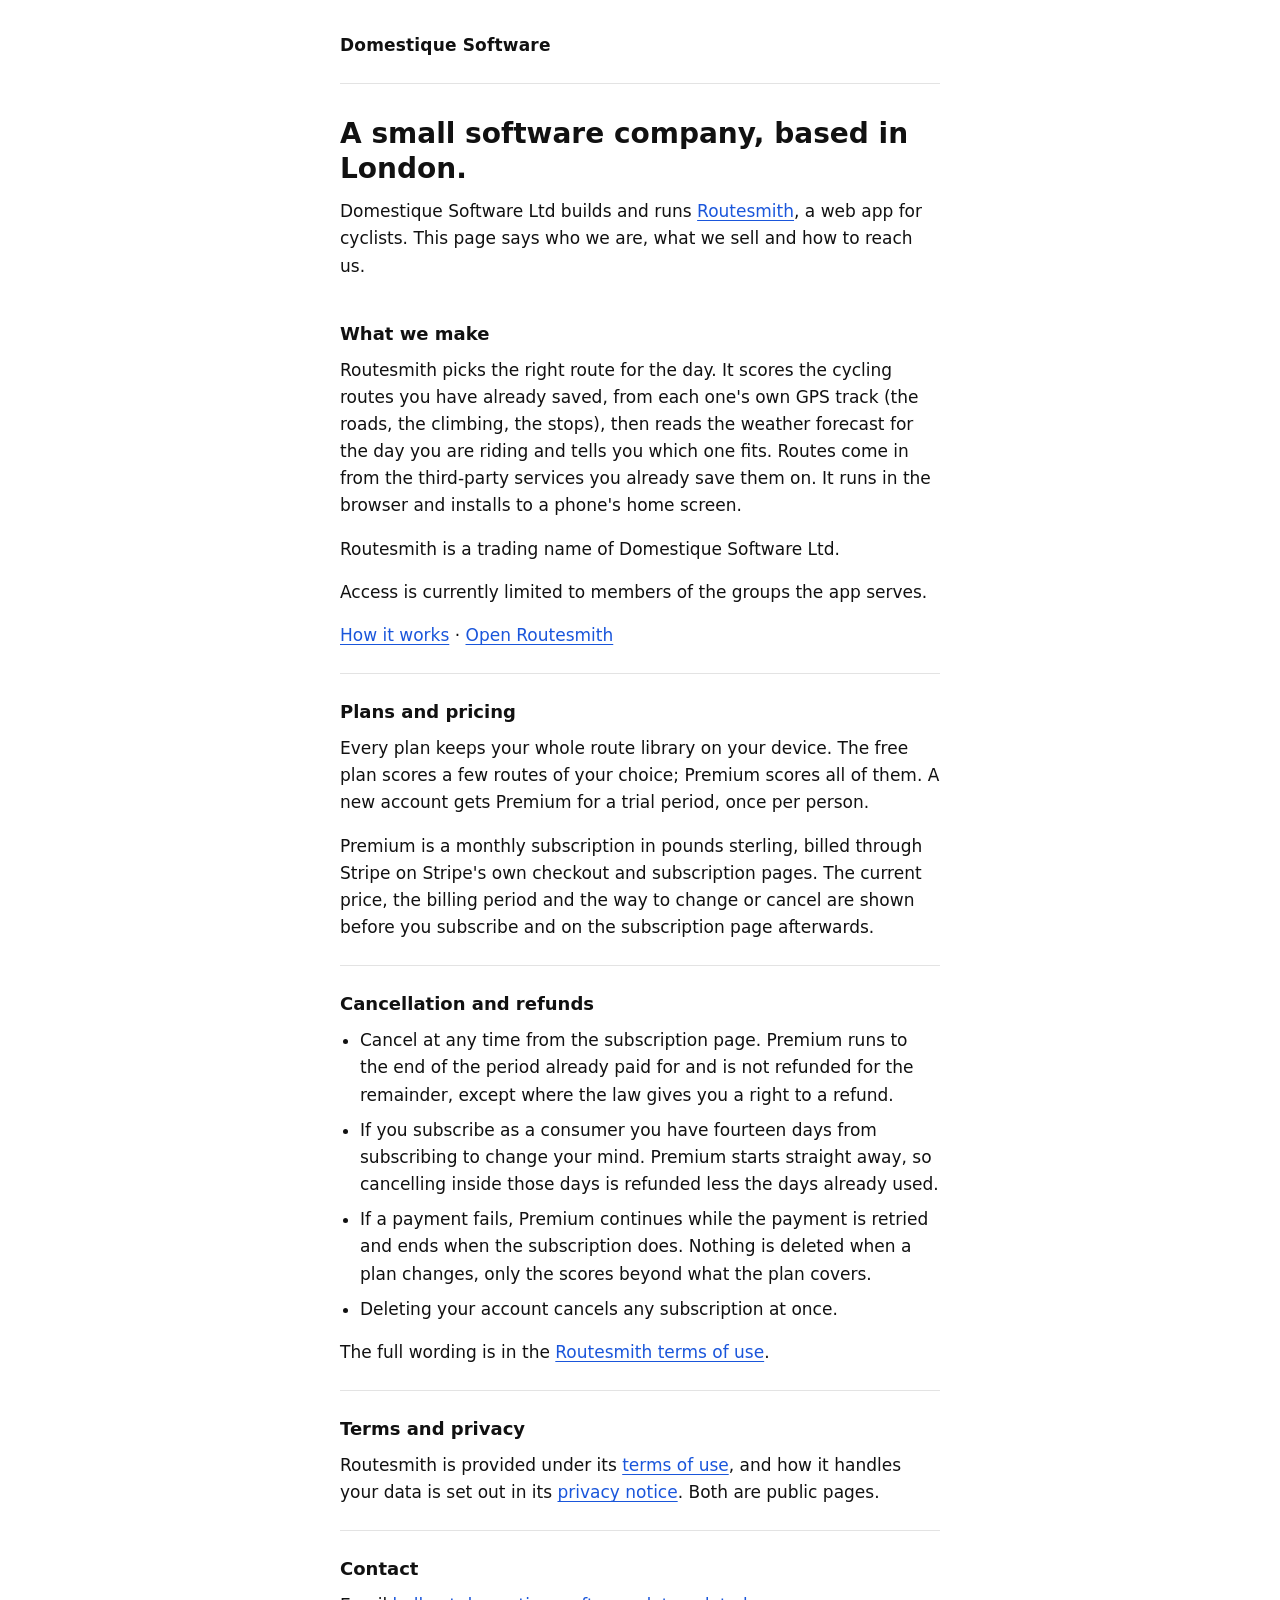
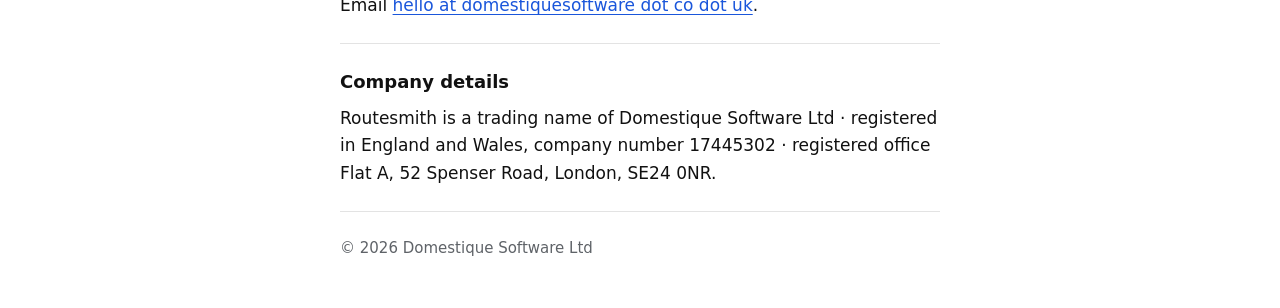
<file: index.html>
<!doctype html>
<html lang="en-GB">
<head>
  <meta charset="utf-8">
  <meta name="viewport" content="width=device-width, initial-scale=1">
  <title>Domestique Software Ltd</title>
  <meta name="description" content="Domestique Software Ltd is a UK software company. It builds and runs Routesmith, an app that picks the right cycling route for the day from the routes you have already saved.">
  <link rel="canonical" href="https://domestiquesoftware.co.uk/">
  <meta name="robots" content="index,follow">
  <meta property="og:type" content="website">
  <meta property="og:site_name" content="Domestique Software Ltd">
  <meta property="og:title" content="Domestique Software Ltd">
  <meta property="og:description" content="A UK software company. It builds and runs Routesmith, an app that picks the right cycling route for the day.">
  <meta property="og:url" content="https://domestiquesoftware.co.uk/">
  <meta property="og:locale" content="en_GB">
  <link rel="icon" href="data:image/svg+xml,%3Csvg xmlns='http://www.w3.org/2000/svg' viewBox='0 0 32 32'%3E%3Crect width='32' height='32' rx='6' fill='%231a56db'/%3E%3Ctext x='16' y='22.5' text-anchor='middle' font-family='system-ui,sans-serif' font-size='19' font-weight='700' fill='white'%3ED%3C/text%3E%3C/svg%3E">
  <link rel="stylesheet" href="style.css">
  <script type="application/ld+json">
  {"@context": "https://schema.org", "@type": "Organization", "name": "Domestique Software Ltd", "url": "https://domestiquesoftware.co.uk/", "contactPoint": {"@type": "ContactPoint", "url": "https://domestiquesoftware.co.uk/#contact", "contactType": "customer support"}}
  </script>
</head>
<body>
<div class="page">

<header>
  <p class="wordmark">Domestique Software</p>
</header>

<main>
  <h1>A small software company, based in London.</h1>
  <p>Domestique Software Ltd builds and runs <a href="https://app.routesmith.cc/">Routesmith</a>, a web app for cyclists. This page says who we are, what we sell and how to reach us.</p>

  <section id="routesmith">
    <h2>What we make</h2>
    <p>Routesmith picks the right route for the day. It scores the cycling routes you have already saved, from each one's own GPS track (the roads, the climbing, the stops), then reads the weather forecast for the day you are riding and tells you which one fits. Routes come in from the third-party services you already save them on. It runs in the browser and installs to a phone's home screen.</p>
    <p>Routesmith is a trading name of Domestique Software Ltd.</p>
    <p>Access is currently limited to members of the groups the app serves.</p>
    <p><a href="https://app.routesmith.cc/about">How it works</a> · <a href="https://app.routesmith.cc/">Open Routesmith</a></p>
  </section>

  <section id="pricing">
    <h2>Plans and pricing</h2>
    <p>Every plan keeps your whole route library on your device. The free plan scores a few routes of your choice; Premium scores all of them. A new account gets Premium for a trial period, once per person.</p>
    <p>Premium is a monthly subscription in pounds sterling, billed through Stripe on Stripe&#x27;s own checkout and subscription pages. The current price, the billing period and the way to change or cancel are shown before you subscribe and on the subscription page afterwards.</p>
  </section>

  <section id="refunds">
    <h2>Cancellation and refunds</h2>
    <ul>
      <li>Cancel at any time from the subscription page. Premium runs to the end of the period already paid for and is not refunded for the remainder, except where the law gives you a right to a refund.</li>
      <li>If you subscribe as a consumer you have fourteen days from subscribing to change your mind. Premium starts straight away, so cancelling inside those days is refunded less the days already used.</li>
      <li>If a payment fails, Premium continues while the payment is retried and ends when the subscription does. Nothing is deleted when a plan changes, only the scores beyond what the plan covers.</li>
      <li>Deleting your account cancels any subscription at once.</li>
    </ul>
    <p>The full wording is in the <a href="https://app.routesmith.cc/terms">Routesmith terms of use</a>.</p>
  </section>

  <section id="legal">
    <h2>Terms and privacy</h2>
    <p>Routesmith is provided under its <a href="https://app.routesmith.cc/terms">terms of use</a>, and how it handles your data is set out in its <a href="https://app.routesmith.cc/privacy">privacy notice</a>. Both are public pages.</p>
  </section>

  <section id="contact">
    <h2>Contact</h2>
    <p>Email <a class="obf-mail" href="#" role="link" data-nosnippet data-l="olleh" data-d="ku.oc.erawtfoseuqitsemod"><span class="obf-w">olleh</span> <span class="obf-w">ta</span> <span class="obf-w">erawtfoseuqitsemod</span> <span class="obf-w">tod</span> <span class="obf-w">oc</span> <span class="obf-w">tod</span> <span class="obf-w">ku</span></a>.</p>
  </section>

  <section id="company">
    <h2>Company details</h2>
    <p class="company-details">Routesmith is a trading name of <span class="obf-text" data-nosnippet data-r="RN0 42ES ,nodnoL ,daoR resnepS 25 ,A talF eciffo deretsiger · 20354471 rebmun ynapmoc ,selaW dna dnalgnE ni deretsiger · dtL erawtfoS euqitsemoD"><span class="obf-w">euqitsemoD</span> <span class="obf-w">erawtfoS</span> <span class="obf-w">dtL</span> <span class="obf-w">·</span> <span class="obf-w">deretsiger</span> <span class="obf-w">ni</span> <span class="obf-w">dnalgnE</span> <span class="obf-w">dna</span> <span class="obf-w">,selaW</span> <span class="obf-w">ynapmoc</span> <span class="obf-w">rebmun</span> <span class="obf-w">20354471</span> <span class="obf-w">·</span> <span class="obf-w">deretsiger</span> <span class="obf-w">eciffo</span> <span class="obf-w">talF</span> <span class="obf-w">,A</span> <span class="obf-w">25</span> <span class="obf-w">resnepS</span> <span class="obf-w">,daoR</span> <span class="obf-w">,nodnoL</span> <span class="obf-w">42ES</span> <span class="obf-w">RN0</span></span>.</p>
  </section>
</main>

<footer>
  <p>© 2026 Domestique Software Ltd</p>
</footer>

</div>
<script>
  // The obfuscation's script half. The served HTML carries each word of the
  // address and the registered details reversed (see build.py); this puts the
  // DOM text the right way round so it copies and reads aloud correctly, and
  // builds the mailto only when someone actually reaches for the link, so the
  // address is absent from the DOM until then. pointerdown and focus fire
  // before the click, so setting href there lets the browser handle the
  // navigation natively (middle-click, context menu, keyboard); the click
  // handler is the fallback for anything that skipped those.
  (function () {
    var rev = function (s) { return Array.from(s || '').reverse().join(''); };
    var addr = function (el) {
      var a = rev(el.getAttribute('data-l')) + String.fromCharCode(64) +
        rev(el.getAttribute('data-d'));
      return a.length > 2 ? 'mailto:' + a : null;
    };
    var arm = function (e) {
      var to = addr(e.currentTarget);
      if (to) e.currentTarget.href = to;
    };
    var texts = document.querySelectorAll('span.obf-text');
    for (var j = 0; j < texts.length; j++) {
      var r = texts[j].getAttribute('data-r');
      if (!r) continue;
      texts[j].textContent = rev(r);
      texts[j].removeAttribute('data-r');
    }
    var nodes = document.querySelectorAll('a.obf-mail');
    for (var i = 0; i < nodes.length; i++) {
      nodes[i].textContent = rev(nodes[i].getAttribute('data-l')) + ' at ' +
        rev(nodes[i].getAttribute('data-d')).replace(/\./g, ' dot ');
      nodes[i].addEventListener('pointerdown', arm);
      nodes[i].addEventListener('focus', arm);
      nodes[i].addEventListener('click', function (e) {
        var to = addr(e.currentTarget);
        if (!to) return;
        e.preventDefault();
        window.location.href = to;
      });
    }
  })();
</script>
</body>
</html>
</file>
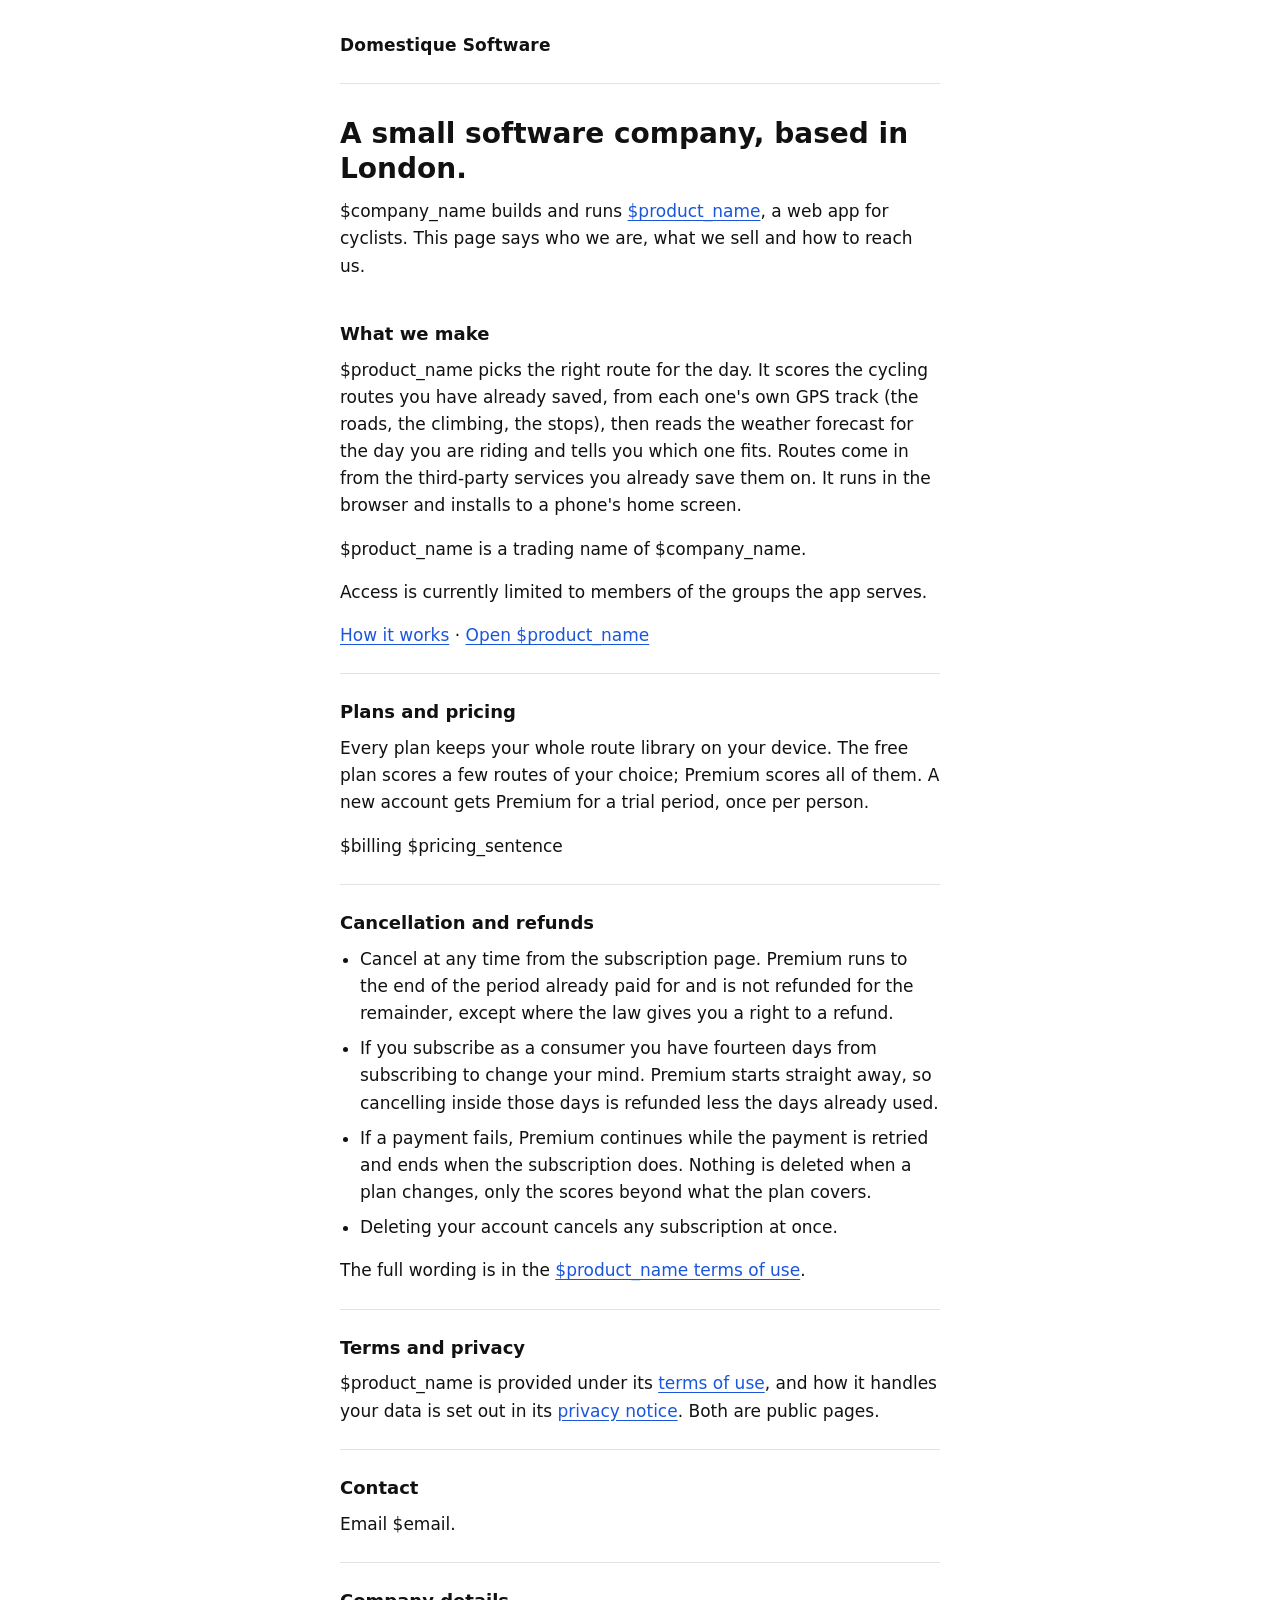
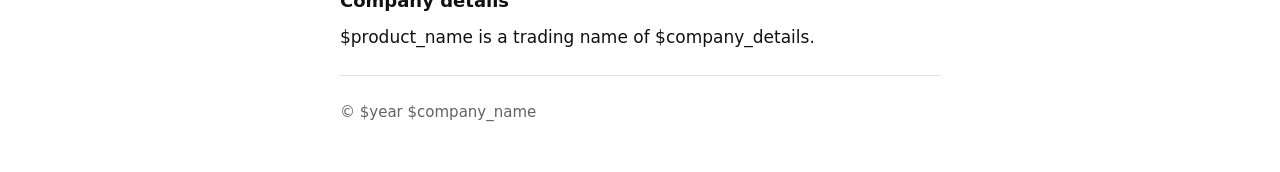
<file: template.html>
<!doctype html>
<html lang="en-GB">
<head>
  <meta charset="utf-8">
  <meta name="viewport" content="width=device-width, initial-scale=1">
  <title>$company_name</title>
  <meta name="description" content="$company_name is a UK software company. It builds and runs $product_name, an app that picks the right cycling route for the day from the routes you have already saved.">
  <link rel="canonical" href="$site_url">
  <meta name="robots" content="index,follow">
  <meta property="og:type" content="website">
  <meta property="og:site_name" content="$company_name">
  <meta property="og:title" content="$company_name">
  <meta property="og:description" content="A UK software company. It builds and runs $product_name, an app that picks the right cycling route for the day.">
  <meta property="og:url" content="$site_url">
  <meta property="og:locale" content="en_GB">
  <link rel="icon" href="data:image/svg+xml,%3Csvg xmlns='http://www.w3.org/2000/svg' viewBox='0 0 32 32'%3E%3Crect width='32' height='32' rx='6' fill='%231a56db'/%3E%3Ctext x='16' y='22.5' text-anchor='middle' font-family='system-ui,sans-serif' font-size='19' font-weight='700' fill='white'%3ED%3C/text%3E%3C/svg%3E">
  <link rel="stylesheet" href="style.css">
  <script type="application/ld+json">
  {"@context": "https://schema.org", "@type": "Organization", "name": "$company_name", "url": "$site_url", "contactPoint": {"@type": "ContactPoint", "url": "${site_url}#contact", "contactType": "customer support"}}
  </script>
</head>
<body>
<div class="page">

<header>
  <p class="wordmark">Domestique Software</p>
</header>

<main>
  <h1>A small software company, based in London.</h1>
  <p>$company_name builds and runs <a href="$product_url">$product_name</a>, a web app for cyclists. This page says who we are, what we sell and how to reach us.</p>

  <section id="routesmith">
    <h2>What we make</h2>
    <p>$product_name picks the right route for the day. It scores the cycling routes you have already saved, from each one's own GPS track (the roads, the climbing, the stops), then reads the weather forecast for the day you are riding and tells you which one fits. Routes come in from the third-party services you already save them on. It runs in the browser and installs to a phone's home screen.</p>
    <p>$product_name is a trading name of $company_name.</p>
    <p>Access is currently limited to members of the groups the app serves.</p>
    <p><a href="$about_url">How it works</a> · <a href="$product_url">Open $product_name</a></p>
  </section>

  <section id="pricing">
    <h2>Plans and pricing</h2>
    <p>Every plan keeps your whole route library on your device. The free plan scores a few routes of your choice; Premium scores all of them. A new account gets Premium for a trial period, once per person.</p>
    <p>$billing $pricing_sentence</p>
  </section>

  <section id="refunds">
    <h2>Cancellation and refunds</h2>
    <ul>
      <li>Cancel at any time from the subscription page. Premium runs to the end of the period already paid for and is not refunded for the remainder, except where the law gives you a right to a refund.</li>
      <li>If you subscribe as a consumer you have fourteen days from subscribing to change your mind. Premium starts straight away, so cancelling inside those days is refunded less the days already used.</li>
      <li>If a payment fails, Premium continues while the payment is retried and ends when the subscription does. Nothing is deleted when a plan changes, only the scores beyond what the plan covers.</li>
      <li>Deleting your account cancels any subscription at once.</li>
    </ul>
    <p>The full wording is in the <a href="$terms_url">$product_name terms of use</a>.</p>
  </section>

  <section id="legal">
    <h2>Terms and privacy</h2>
    <p>$product_name is provided under its <a href="$terms_url">terms of use</a>, and how it handles your data is set out in its <a href="$privacy_url">privacy notice</a>. Both are public pages.</p>
  </section>

  <section id="contact">
    <h2>Contact</h2>
    <p>Email $email.</p>
  </section>

  <section id="company">
    <h2>Company details</h2>
    <p class="company-details">$product_name is a trading name of $company_details.</p>
  </section>
</main>

<footer>
  <p>© $year $company_name</p>
</footer>

</div>
<script>
  // The obfuscation's script half. The served HTML carries each word of the
  // address and the registered details reversed (see build.py); this puts the
  // DOM text the right way round so it copies and reads aloud correctly, and
  // builds the mailto only when someone actually reaches for the link, so the
  // address is absent from the DOM until then. pointerdown and focus fire
  // before the click, so setting href there lets the browser handle the
  // navigation natively (middle-click, context menu, keyboard); the click
  // handler is the fallback for anything that skipped those.
  (function () {
    var rev = function (s) { return Array.from(s || '').reverse().join(''); };
    var addr = function (el) {
      var a = rev(el.getAttribute('data-l')) + String.fromCharCode(64) +
        rev(el.getAttribute('data-d'));
      return a.length > 2 ? 'mailto:' + a : null;
    };
    var arm = function (e) {
      var to = addr(e.currentTarget);
      if (to) e.currentTarget.href = to;
    };
    var texts = document.querySelectorAll('span.obf-text');
    for (var j = 0; j < texts.length; j++) {
      var r = texts[j].getAttribute('data-r');
      if (!r) continue;
      texts[j].textContent = rev(r);
      texts[j].removeAttribute('data-r');
    }
    var nodes = document.querySelectorAll('a.obf-mail');
    for (var i = 0; i < nodes.length; i++) {
      nodes[i].textContent = rev(nodes[i].getAttribute('data-l')) + ' at ' +
        rev(nodes[i].getAttribute('data-d')).replace(/\./g, ' dot ');
      nodes[i].addEventListener('pointerdown', arm);
      nodes[i].addEventListener('focus', arm);
      nodes[i].addEventListener('click', function (e) {
        var to = addr(e.currentTarget);
        if (!to) return;
        e.preventDefault();
        window.location.href = to;
      });
    }
  })();
</script>
</body>
</html>
</file>
<file: style.css>
/* Domestique Software Ltd — a plain company page. No web fonts, no
   scripts beyond the un-reverse at the foot of index.html, nothing fetched
   from anywhere else. */

:root {
  --bg: #ffffff;
  --ink: #111111;
  --muted: #5f6368;
  --rule: #e3e3e3;
  --link: #1a56db;
}

@media (prefers-color-scheme: dark) {
  :root {
    --bg: #111111;
    --ink: #ededed;
    --muted: #a0a4a8;
    --rule: #2c2c2c;
    --link: #7fa8ff;
  }
}

* { box-sizing: border-box; }

html {
  overflow-x: hidden;
  -webkit-text-size-adjust: 100%;
}

body {
  margin: 0;
  background: var(--bg);
  color: var(--ink);
  font-family: system-ui, -apple-system, "Segoe UI", Roboto, "Helvetica Neue", Arial, sans-serif;
  font-size: 1.0625rem;
  line-height: 1.6;
}

.page {
  max-width: 40rem;
  margin: 0 auto;
  padding: 2rem 1.25rem 3rem;
}

header {
  padding-bottom: 1.5rem;
  border-bottom: 1px solid var(--rule);
}

.wordmark {
  margin: 0;
  font-weight: 600;
  letter-spacing: 0.01em;
}

h1 {
  font-size: 1.75rem;
  font-weight: 600;
  line-height: 1.25;
  margin: 2rem 0 0.75rem;
}

h2 {
  font-size: 1.125rem;
  font-weight: 600;
  margin: 0 0 0.5rem;
}

section {
  padding: 1.5rem 0;
  border-top: 1px solid var(--rule);
}

main > p:first-of-type + section { border-top: 0; }

p, ul { margin: 0 0 1rem; }
p:last-child, ul:last-child { margin-bottom: 0; }

ul { padding-left: 1.25rem; }
li { margin-bottom: 0.5rem; }

a {
  color: var(--link);
  text-underline-offset: 0.15em;
}
a:hover { text-decoration-thickness: 2px; }

footer {
  padding-top: 1.5rem;
  border-top: 1px solid var(--rule);
  color: var(--muted);
  font-size: 0.9375rem;
}

.company-details { overflow-wrap: anywhere; }

/* The obfuscation's CSS half. The served HTML carries every word of an
   address reversed; this paints each word the right way round with no
   script. It must be isolate-override, not plain override: bidi-override
   inherits the surrounding direction and the words come out reversed. */
.obf-w {
  unicode-bidi: isolate-override;
  direction: rtl;
}
</file>
